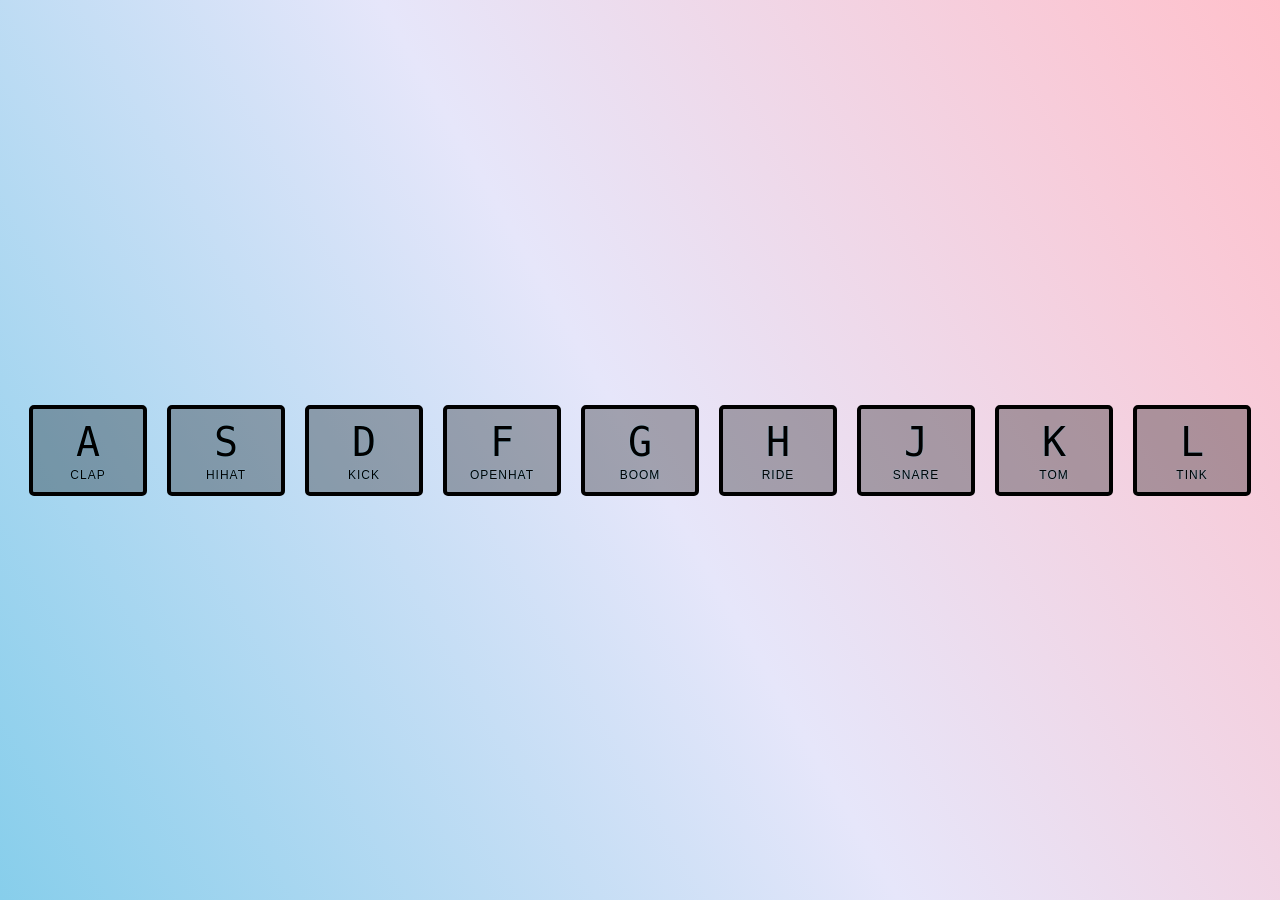
<file: index.html>
<!DOCTYPE html>
<html lang="en">
<head>
  <meta charset="UTF-8">
  <title>JS Drum Kit</title>
  <link rel="stylesheet" href="style.css">
</head>
<body>

  <div class="keys">
    <div data-key="65" class="key">
      <kbd>A</kbd>
      <span class="sound">clap</span>
    </div>

    <div data-key="83" class="key">
      <kbd>S</kbd>
      <span class="sound">hihat</span>
    </div>

    <div data-key="68" class="key">
      <kbd>D</kbd>
      <span class="sound">kick</span>
    </div>

    <div data-key="70" class="key">
      <kbd>F</kbd>
      <span class="sound">openhat</span>
    </div>

    <div data-key="71" class="key">
      <kbd>G</kbd>
      <span class="sound">boom</span>
    </div>

    <div data-key="72" class="key">
      <kbd>H</kbd>
      <span class="sound">ride</span>
    </div>

    <div data-key="74" class="key">
      <kbd>J</kbd>
      <span class="sound">snare</span>
    </div>

    <div data-key="75" class="key">
      <kbd>K</kbd>
      <span class="sound">tom</span>
    </div>

    <div data-key="76" class="key">
      <kbd>L</kbd>
      <span class="sound">tink</span>
    </div>
  </div>

  <audio data-key="65" src="sounds/clap.wav"></audio>
  <audio data-key="83" src="sounds/hihat.wav"></audio>
  <audio data-key="68" src="sounds/kick.wav"></audio>
  <audio data-key="70" src="sounds/openhat.wav"></audio>
  <audio data-key="71" src="sounds/boom.wav"></audio>
  <audio data-key="72" src="sounds/ride.wav"></audio>
  <audio data-key="74" src="sounds/snare.wav"></audio>
  <audio data-key="75" src="sounds/tom.wav"></audio>
  <audio data-key="76" src="sounds/tink.wav"></audio>

<script type="text/javascript" src="drum-kit.js"></script>
</body>
</html>
</file>
<file: style.css>
html {
  font-size: 10px;
  background: linear-gradient(240deg, pink, lavender, skyblue);
}

body,html {
  margin: 0;
  padding: 0;
  font-family: sans-serif;
}

.keys {
  display: flex;
  flex: 1;
  min-height: 100vh;
  align-items: center;
  justify-content: center;
}

.key {
  border: .4rem solid black;
  border-radius: .5rem;
  margin: 1rem;
  font-size: 1.5rem;
  padding: 1rem .5rem;
  transition: all .07s ease;
  width: 10rem;
  text-align: center;
  color: black;
  background: rgba(0,0,0,0.3);
  text-shadow: 0 0 .1rem skyblue;
}

.playing {
  transform: scale(1.1);
  border-color:pink;
  box-shadow: 0 0 1rem mistyrose;
}

kbd {
  display: block;
  font-size: 4rem;
}

.sound {
  font-size: 1.2rem;
  text-transform: uppercase;
  letter-spacing: .1rem;
  color: black;
}
</file>
